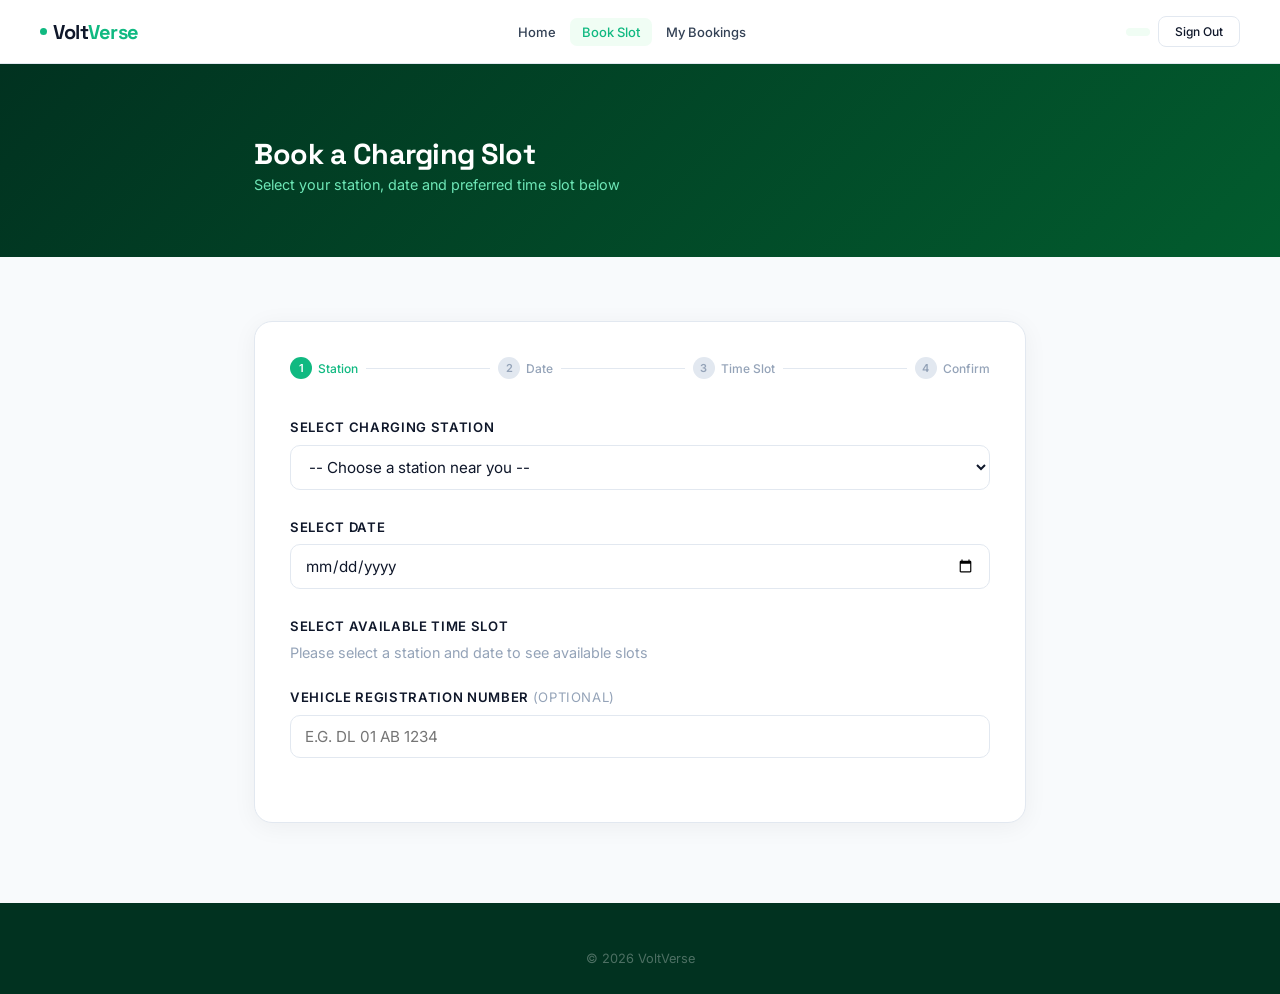
<file: frontend/booking.html>
<!DOCTYPE html>
<html lang="en">
<head>
  <meta charset="UTF-8"/>
  <meta name="viewport" content="width=device-width, initial-scale=1.0"/>
  <title>Book a Slot — VoltVerse</title>
  <link href="https://fonts.googleapis.com/css2?family=Inter:wght@400;500;600;700&family=Space+Grotesk:wght@500;600;700&display=swap" rel="stylesheet"/>
  <link rel="stylesheet" href="styles/main.css"/>
</head>
<body>
  <nav class="navbar">
    <a href="index.html" class="logo"><span class="logo-dot"></span><span class="logo-text">Volt<span class="logo-accent">Verse</span></span></a>
    <div class="nav-center">
      <a href="index.html" class="ni">Home</a>
      <a href="booking.html" class="ni on">Book Slot</a>
      <a href="dashboard.html" class="ni">My Bookings</a>
    </div>
    <div class="nav-right">
      <span id="nav-user" class="nav-user"></span>
      <button class="btn-si" onclick="logout()">Sign Out</button>
    </div>
  </nav>
 
  <div class="page-hero">
    <div class="container">
      <h2 class="page-title">Book a Charging Slot</h2>
      <p>Select your station, date and preferred time slot below</p>
    </div>
  </div>
 
  <div class="container">
    <div class="booking-form-card">
      <div class="form-steps-bar">
        <div class="form-step active" id="fstep-1"><span class="fstep-num">1</span> Station</div>
        <div class="fstep-line"></div>
        <div class="form-step" id="fstep-2"><span class="fstep-num">2</span> Date</div>
        <div class="fstep-line"></div>
        <div class="form-step" id="fstep-3"><span class="fstep-num">3</span> Time Slot</div>
        <div class="fstep-line"></div>
        <div class="form-step" id="fstep-4"><span class="fstep-num">4</span> Confirm</div>
      </div>
      <div class="form-section">
        <label class="form-label">Select Charging Station</label>
        <select id="station-select" onchange="onStationChange()">
          <option value="">— Choose a station near you —</option>
        </select>
        <div id="station-info" class="station-info" style="display:none"></div>
      </div>
      <div class="form-section">
        <label class="form-label">Select Date</label>
        <input type="date" id="date-input" onchange="loadSlots()"/>
      </div>
      <div class="form-section">
        <label class="form-label">Select Available Time Slot</label>
        <div id="slots-container"><p class="hint-text">Please select a station and date to see available slots</p></div>
      </div>
      <div class="form-section">
        <label class="form-label">Vehicle Registration Number <span style="font-weight:400;color:#94a3b8">(optional)</span></label>
        <input type="text" id="vehicle-input" placeholder="e.g. DL 01 AB 1234" style="text-transform:uppercase"/>
      </div>
      <div id="booking-summary" class="booking-summary" style="display:none">
        <h4>Booking Summary</h4>
        <div id="summary-content"></div>
        <button class="btn-primary btn-confirm" onclick="confirmBooking()">Confirm Booking →</button>
      </div>
    </div>
  </div>
 
  <footer style="margin-top:3rem">
    <div class="footer-btm" style="border:none;padding-top:0">© 2026 VoltVerse</div>
  </footer>
 
  <script src="js/api.js"></script>
  <script src="js/auth.js"></script>
  <script src="js/booking.js"></script>
  <script>
    updateNavUser();
    document.getElementById('date-input').min = new Date().toISOString().split('T')[0];
    loadStations();
  </script>
</body>
</html>
</file>
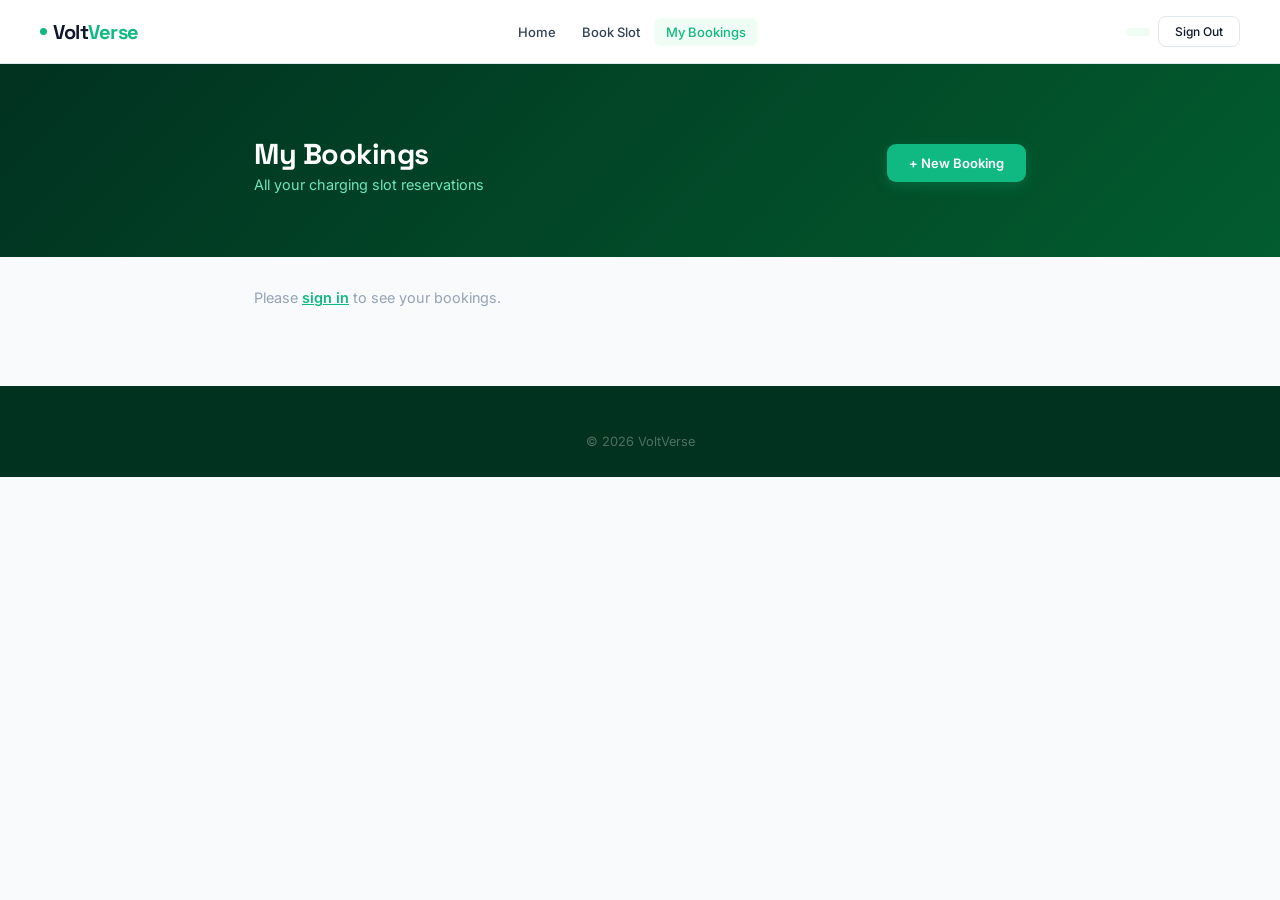
<file: frontend/dashboard.html>
<!DOCTYPE html>
<html lang="en">
<head>
  <meta charset="UTF-8"/>
  <meta name="viewport" content="width=device-width, initial-scale=1.0"/>
  <title>My Bookings — VoltVerse</title>
  <link href="https://fonts.googleapis.com/css2?family=Inter:wght@400;500;600;700&family=Space+Grotesk:wght@500;600;700&display=swap" rel="stylesheet"/>
  <link rel="stylesheet" href="styles/main.css"/>
</head>
<body>
  <nav class="navbar">
    <a href="index.html" class="logo">
      <span class="logo-dot"></span>
      <span class="logo-text">Volt<span class="logo-accent">Verse</span></span>
    </a>
    <div class="nav-center">
      <a href="index.html" class="ni">Home</a>
      <a href="booking.html" class="ni">Book Slot</a>
      <a href="dashboard.html" class="ni on">My Bookings</a>
    </div>
    <div class="nav-right">
      <span id="nav-user" class="nav-user"></span>
      <button class="btn-si" onclick="logout()">Sign Out</button>
    </div>
  </nav>
 
  <div class="page-hero">
    <div class="container">
      <div class="dashboard-header">
        <div>
          <h2 class="page-title">My Bookings</h2>
          <p>All your charging slot reservations</p>
        </div>
        <a href="booking.html" class="btn-primary" style="margin-top:0.5rem">+ New Booking</a>
      </div>
    </div>
  </div>
 
  <div class="container">
    <div id="bookings-container">
      <p class="hint-text">Loading your bookings...</p>
    </div>
  </div>
 
  <footer style="margin-top:3rem">
    <div class="footer-btm" style="border:none;padding-top:0">© 2026 VoltVerse</div>
  </footer>
 
  <script src="js/api.js"></script>
  <script src="js/auth.js"></script>
  <script>
    updateNavUser();
 
    async function loadDashboard() {
      const user = getCurrentUser();
      if (!user) {
        document.getElementById('bookings-container').innerHTML =
          '<p class="hint-text">Please <a href="index.html" style="color:#10B981;font-weight:600">sign in</a> to see your bookings.</p>';
        return;
      }
 
      const bookings = await getUserBookings(user.id);
      const container = document.getElementById('bookings-container');
 
      if (!bookings.length) {
        container.innerHTML = `
          <div class="empty-state">
            <p>No bookings yet.</p>
            <a href="booking.html" class="btn-primary">Book your first slot</a>
          </div>`;
        return;
      }
 
      container.innerHTML = bookings.map((b, i) => `
        <div class="booking-card ${b.status}" style="animation-delay:${i * 60}ms">
          <div class="booking-card-header">
            <div>
              <h3>${b.station_name}</h3>
              <p class="booking-location">&#128205; ${b.location}</p>
            </div>
            <span class="status-badge status-${b.status}">${b.status.toUpperCase()}</span>
          </div>
          <div class="booking-details">
            <span>&#128197; ${b.date}</span>
            <span>&#128336; ${b.time}</span>
            <span>&#9200; ${b.duration_mins} mins</span>
            <span>&#8377; ${b.total_price}</span>
            ${b.vehicle_number ? `<span>&#128663; ${b.vehicle_number}</span>` : ''}
          </div>
          ${b.status === 'confirmed'
            ? `<button class="btn-cancel" onclick="cancelMyBooking(${b.id}, this)">Cancel Booking</button>`
            : ''}
        </div>
      `).join('');
    }
 
    async function cancelMyBooking(id, btn) {
      if (!confirm('Are you sure you want to cancel this booking?')) return;
      btn.textContent = 'Cancelling...';
      btn.disabled = true;
      const res = await cancelBooking(id);
      if (res.message) {
        alert('Booking cancelled successfully.');
        loadDashboard();
      } else {
        btn.textContent = 'Cancel Booking';
        btn.disabled = false;
      }
    }
 
    loadDashboard();
  </script>
</body>
</html>
</file>
<file: frontend/styles/main.css>
@import url('https://fonts.googleapis.com/css2?family=Inter:wght@300;400;500;600;700&family=Space+Grotesk:wght@500;600;700&display=swap');
 
*{margin:0;padding:0;box-sizing:border-box}
:root{
  --green:#10B981;--green-dark:#059669;--green-light:#f0fdf4;
  --dark-green:#013220;--dark:#0f172a;
  --text:#334155;--muted:#94a3b8;--border:#e2e8f0;--bg:#f8fafc;
}
html{scroll-behavior:smooth}
body{font-family:'Inter',sans-serif;background:var(--bg);color:var(--text);min-height:100vh}
 
/* NAVBAR */
.navbar{display:flex;justify-content:space-between;align-items:center;padding:1rem 2.5rem;background:rgba(255,255,255,0.95);backdrop-filter:blur(12px);border-bottom:1px solid var(--border);position:sticky;top:0;z-index:100}
.logo{display:flex;align-items:center;gap:6px;text-decoration:none}
.logo-dot{width:7px;height:7px;border-radius:50%;background:var(--green);flex-shrink:0}
.logo-text{font-family:'Space Grotesk',sans-serif;font-size:1.25rem;font-weight:700;color:var(--dark);letter-spacing:-0.5px}
.logo-accent{color:var(--green)}
.nav-center{display:flex;gap:2px}
.ni{font-size:13px;color:var(--text);padding:6px 12px;border-radius:7px;cursor:pointer;font-weight:500;text-decoration:none;transition:all 0.18s}
.ni:hover,.ni.on{color:var(--green);background:var(--green-light)}
.nav-right{display:flex;gap:8px;align-items:center}
.nav-user{font-size:12px;color:var(--green);font-weight:600;background:var(--green-light);padding:4px 12px;border-radius:20px}
.btn-si{padding:7px 16px;border-radius:8px;border:1.5px solid var(--border);cursor:pointer;font-size:12px;font-weight:500;background:white;color:var(--dark);font-family:'Inter',sans-serif;transition:all 0.2s}
.btn-si:hover{border-color:var(--green);color:var(--green)}
.btn-su{padding:7px 18px;border-radius:8px;border:none;cursor:pointer;font-size:12px;font-weight:600;background:var(--green);color:white;font-family:'Inter',sans-serif;transition:all 0.2s}
.btn-su:hover{background:var(--green-dark)}
 
/* HERO */
.hero{display:grid;grid-template-columns:1fr 1fr;min-height:440px;overflow:hidden}
.hero-left{background:white;padding:4rem 3rem;display:flex;flex-direction:column;justify-content:center;position:relative;z-index:1}
.hero-left::after{content:'';position:absolute;right:0;top:0;bottom:0;width:60px;background:linear-gradient(90deg,white,transparent);z-index:2}
.hero-badge{display:inline-flex;align-items:center;gap:7px;background:var(--green-light);border:1px solid #bbf7d0;color:#059669;font-size:11px;font-weight:600;padding:5px 14px;border-radius:20px;margin-bottom:1.4rem;width:fit-content}
.bp{width:6px;height:6px;border-radius:50%;background:var(--green);animation:bp 2s infinite}
@keyframes bp{0%,100%{opacity:1}50%{opacity:0.3}}
.hero h1{font-family:'Space Grotesk',sans-serif;font-size:2.5rem;font-weight:700;color:var(--dark);line-height:1.1;letter-spacing:-1.5px;margin-bottom:1rem}
.green{color:var(--green)}
.hero-sub{font-size:0.9rem;color:var(--muted);line-height:1.7;margin-bottom:2rem;max-width:320px}
.hero-btns{display:flex;gap:10px;margin-bottom:2.5rem;flex-wrap:wrap}
.btn-primary{display:inline-block;padding:11px 22px;background:var(--green);color:white;border:none;border-radius:9px;font-size:13px;font-weight:600;cursor:pointer;font-family:'Inter',sans-serif;box-shadow:0 4px 14px rgba(16,185,129,0.25);text-decoration:none;transition:all 0.2s}
.btn-primary:hover{background:var(--green-dark);transform:translateY(-1px)}
.btn-outline-hero{display:inline-block;padding:11px 22px;background:white;color:var(--dark);border:1.5px solid var(--border);border-radius:9px;font-size:13px;font-weight:500;cursor:pointer;font-family:'Inter',sans-serif;text-decoration:none;transition:all 0.2s}
.btn-outline-hero:hover{border-color:var(--green);color:var(--green)}
.stats-row{display:flex;gap:0}
.stat{padding-right:1.5rem;margin-right:1.5rem}
.stat:not(:last-child){border-right:1px solid var(--border)}
.stat:last-child{padding-right:0;margin-right:0}
.stat-num{font-family:'Space Grotesk',sans-serif;font-size:1.5rem;font-weight:700;color:var(--dark)}
.stat-num .g{color:var(--green)}
.stat-label{font-size:10px;color:var(--muted);margin-top:2px}
.hero-right{position:relative;overflow:hidden}
.hero-img{width:100%;height:100%;object-fit:cover;object-position:center;display:block}
.hero-overlay{position:absolute;inset:0;background:linear-gradient(90deg,white 0%,transparent 30%)}
 
/* STRIP */
.strip{background:var(--dark-green);padding:1rem 2rem;display:flex;justify-content:center;gap:3rem;flex-wrap:wrap}
.strip-item{display:flex;align-items:center;gap:8px;font-size:12px;color:#6ee7b7}
.strip-item svg{width:15px;height:15px;stroke:var(--green);fill:none;stroke-width:2;stroke-linecap:round;stroke-linejoin:round;flex-shrink:0}
.strip-item span{color:white;font-weight:600}
 
/* FEATURES */
.features{padding:4rem 2rem;max-width:960px;margin:0 auto}
.sec-label{font-size:10px;font-weight:700;letter-spacing:0.1em;text-transform:uppercase;color:var(--green);text-align:center;margin-bottom:0.5rem}
.sec-title{font-family:'Space Grotesk',sans-serif;font-size:1.6rem;font-weight:700;color:var(--dark);text-align:center;margin-bottom:2rem;letter-spacing:-0.5px}
.feat-grid{display:grid;grid-template-columns:repeat(auto-fit,minmax(260px,1fr));gap:1rem}
.feat-card{background:white;border-radius:14px;padding:1.4rem;border:1px solid var(--border);transition:all 0.25s;position:relative;overflow:hidden;opacity:0;transform:translateY(16px)}
.feat-card.visible{opacity:1;transform:translateY(0);transition:opacity 0.4s ease,transform 0.4s ease}
.feat-card::after{content:'';position:absolute;top:0;left:0;right:0;height:2px;background:var(--green);transform:scaleX(0);transition:transform 0.25s;transform-origin:left}
.feat-card:hover{transform:translateY(-4px);box-shadow:0 10px 24px rgba(16,185,129,0.1);border-color:#bbf7d0}
.feat-card:hover::after{transform:scaleX(1)}
.feat-icon{width:40px;height:40px;border-radius:10px;background:var(--green-light);display:flex;align-items:center;justify-content:center;margin-bottom:0.9rem}
.feat-icon svg{width:19px;height:19px;stroke:var(--green);fill:none;stroke-width:2;stroke-linecap:round;stroke-linejoin:round}
.feat-card h3{font-family:'Space Grotesk',sans-serif;font-size:0.95rem;font-weight:600;color:var(--dark);margin-bottom:4px}
.feat-card p{font-size:0.82rem;color:var(--muted);line-height:1.6}
 
/* HOW IT WORKS */
.how{background:white;padding:4rem 2rem;text-align:center;border-top:1px solid var(--border)}
.how-h2{font-family:'Space Grotesk',sans-serif;font-size:1.6rem;font-weight:700;color:var(--dark);margin-bottom:2.5rem;letter-spacing:-0.5px}
.steps{display:flex;align-items:flex-start;justify-content:center;max-width:760px;margin:0 auto 2.5rem;flex-wrap:wrap;gap:0}
.step{flex:1;min-width:130px;text-align:center;padding:0 0.75rem}
.step-arr{color:var(--border);font-size:1.2rem;margin-top:14px;flex-shrink:0}
.step-n{width:44px;height:44px;border-radius:50%;background:var(--green-light);border:1.5px solid #bbf7d0;color:var(--green);font-family:'Space Grotesk',sans-serif;font-size:1rem;font-weight:700;display:flex;align-items:center;justify-content:center;margin:0 auto 0.7rem}
.step h4{color:var(--dark);font-size:0.88rem;margin-bottom:3px;font-family:'Space Grotesk',sans-serif}
.step p{color:var(--muted);font-size:0.78rem;line-height:1.5}
.btn-how{padding:11px 26px;background:white;color:var(--green);border:1.5px solid var(--green);border-radius:9px;font-size:13px;font-weight:600;cursor:pointer;font-family:'Inter',sans-serif;text-decoration:none;display:inline-block;transition:all 0.2s}
.btn-how:hover{background:var(--green-light)}
 
/* PAGE HERO (booking/dashboard) */
.page-hero{background:linear-gradient(135deg,var(--dark-green),#025c2e);padding:2.5rem 0 2rem}
.page-hero .container .page-title{color:white;font-family:'Space Grotesk',sans-serif;font-size:1.8rem;letter-spacing:-0.5px;margin-bottom:4px}
.page-hero .container p{color:#6ee7b7;font-size:0.9rem;margin-top:4px}
 
/* CONTAINER */
.container{max-width:820px;margin:0 auto;padding:2rem 1.5rem}
.page-title{font-family:'Space Grotesk',sans-serif;font-size:1.8rem;color:var(--dark);letter-spacing:-0.5px}
.dashboard-header{display:flex;justify-content:space-between;align-items:flex-start}
 
/* BOOKING FORM */
.booking-form-card{background:white;border-radius:18px;padding:2.2rem;border:1px solid var(--border);box-shadow:0 4px 24px rgba(0,0,0,0.05);margin-top:2rem}
.form-steps-bar{display:flex;align-items:center;margin-bottom:2.5rem}
.form-step{display:flex;align-items:center;gap:6px;font-size:12px;font-weight:500;color:var(--muted);flex-shrink:0}
.form-step.active{color:var(--green)}
.fstep-num{width:22px;height:22px;border-radius:50%;background:var(--border);color:var(--muted);font-size:11px;font-weight:600;display:flex;align-items:center;justify-content:center}
.form-step.active .fstep-num{background:var(--green);color:white}
.fstep-line{flex:1;height:1px;background:var(--border);margin:0 8px}
.form-section{margin-bottom:1.8rem}
.form-label{display:block;font-size:0.82rem;font-weight:600;color:var(--dark);margin-bottom:0.6rem;text-transform:uppercase;letter-spacing:0.05em}
select,input[type="date"],input[type="text"],input[type="email"],input[type="password"]{width:100%;padding:11px 14px;border:1.5px solid var(--border);border-radius:10px;font-size:0.95rem;color:var(--dark);background:white;outline:none;transition:border-color 0.2s,box-shadow 0.2s;font-family:'Inter',sans-serif}
select:focus,input:focus{border-color:var(--green);box-shadow:0 0 0 3px rgba(16,185,129,0.1)}
.station-info{margin-top:10px;padding:10px 14px;background:var(--green-light);border-radius:8px;font-size:0.84rem;color:#065f46;border:1px solid #bbf7d0}
 
/* SLOTS */
.slots-grid{display:grid;grid-template-columns:repeat(auto-fill,minmax(88px,1fr));gap:10px;margin-top:10px}
.slot-btn{padding:11px 8px;border-radius:10px;border:1.5px solid var(--green);font-size:0.88rem;background:white;color:var(--green);cursor:pointer;text-align:center;font-weight:600;transition:all 0.2s;font-family:'Inter',sans-serif}
.slot-btn:hover{background:var(--green-light);transform:scale(1.04)}
.slot-btn.selected{background:var(--green);color:white}
.slot-btn.booked{border-color:var(--border);color:#cbd5e1;cursor:not-allowed;background:#f8fafc;text-decoration:line-through}
 
/* BOOKING SUMMARY */
.booking-summary{background:var(--green-light);border:1px solid #bbf7d0;border-radius:12px;padding:1.4rem;margin-top:1rem}
.booking-summary h4{margin-bottom:0.75rem;color:#065f46;font-family:'Space Grotesk',sans-serif}
.summary-row{display:flex;justify-content:space-between;font-size:0.9rem;padding:5px 0;border-bottom:1px solid #d1fae5}
.summary-row:last-of-type{border-bottom:none}
.summary-row span:first-child{color:var(--text)}
.summary-row span:last-child{font-weight:600;color:var(--dark)}
.btn-confirm{width:100%;margin-top:1rem;padding:13px;font-size:1rem}
 
/* DASHBOARD */
.empty-state{text-align:center;padding:3rem;color:var(--muted)}
.empty-state p{margin-bottom:1rem}
.booking-card{background:white;border-radius:14px;padding:1.4rem 1.6rem;border:1px solid var(--border);margin-bottom:14px;transition:all 0.2s}
.booking-card:hover{box-shadow:0 4px 16px rgba(16,185,129,0.08);border-color:#bbf7d0}
.booking-card.cancelled{opacity:0.55}
.booking-card-header{display:flex;justify-content:space-between;align-items:flex-start;margin-bottom:10px}
.booking-card h3{font-family:'Space Grotesk',sans-serif;font-size:1.05rem;color:var(--dark)}
.booking-location{font-size:0.82rem;color:var(--muted);margin-top:2px}
.booking-details{display:flex;flex-wrap:wrap;gap:12px;font-size:0.85rem;color:var(--text);margin-bottom:10px}
.status-badge{padding:4px 12px;border-radius:20px;font-size:11px;font-weight:700}
.status-confirmed{background:#dcfce7;color:#166534}
.status-cancelled{background:#fee2e2;color:#991b1b}
.status-completed{background:#d1fae5;color:#065f46}
.btn-cancel{padding:7px 16px;border-radius:8px;border:1px solid #fecaca;background:#fff5f5;color:#dc2626;cursor:pointer;font-size:0.85rem;font-family:'Inter',sans-serif;transition:all 0.2s}
.btn-cancel:hover{background:#fee2e2}
 
/* MODAL */
.modal{display:none;position:fixed;inset:0;background:rgba(1,50,32,0.6);z-index:1000;align-items:center;justify-content:center;backdrop-filter:blur(4px)}
.modal.show{display:flex}
.modal-box{background:white;padding:2rem;border-radius:18px;width:380px;position:relative;animation:modalIn 0.3s cubic-bezier(0.34,1.56,0.64,1) both}
.m-logo{font-family:'Space Grotesk',sans-serif;font-size:1.1rem;font-weight:700;text-align:center;margin-bottom:1.2rem}
.m-logo .volt{color:var(--dark)}.m-logo .verse{color:var(--green)}
.m-tabs{display:flex;gap:4px;margin-bottom:1.2rem;background:#f8fafc;border-radius:9px;padding:3px}
.m-tab{flex:1;padding:9px;border-radius:6px;border:none;cursor:pointer;background:transparent;color:var(--muted);font-weight:500;font-family:'Inter',sans-serif;font-size:13px;transition:all 0.2s}
.m-tab.on{background:white;color:var(--green);font-weight:600;box-shadow:0 1px 4px rgba(0,0,0,0.08)}
.m-input{width:100%;padding:10px 13px;border:1.5px solid var(--border);border-radius:9px;font-size:13px;font-family:'Inter',sans-serif;color:var(--dark);outline:none;background:#fafafa;margin-bottom:10px;transition:border-color 0.2s}
.m-input:focus{border-color:var(--green);background:white}
.btn-submit{width:100%;padding:12px;background:var(--green);color:white;border:none;border-radius:10px;cursor:pointer;font-size:1rem;font-weight:600;font-family:'Inter',sans-serif;transition:all 0.2s;margin-top:2px}
.btn-submit:hover{background:var(--green-dark)}
.m-switch{text-align:center;margin-top:0.85rem;font-size:12px;color:var(--muted)}
.m-switch a{color:var(--green);font-weight:600;cursor:pointer}
.modal-close{position:absolute;top:14px;right:16px;background:none;border:none;font-size:1.2rem;cursor:pointer;color:var(--muted)}
 
/* FOOTER */
footer{background:var(--dark-green);padding:3rem 2.5rem 1.75rem;margin-top:4rem}
.footer-grid{display:grid;grid-template-columns:2fr 1fr 1fr;gap:2.5rem;max-width:960px;margin:0 auto 2rem}
.footer-brand p{font-size:0.83rem;color:#4ade80;opacity:0.65;line-height:1.7;max-width:220px;margin-top:0.6rem}
.f-logo{font-family:'Space Grotesk',sans-serif;font-size:1.1rem;font-weight:700;display:flex;align-items:center;gap:5px}
.fvolt{color:#e2e8f0}.fverse{color:#10B981}
.f-col h4{color:white;font-size:0.88rem;font-weight:600;margin-bottom:0.85rem;font-family:'Space Grotesk',sans-serif}
.f-col a{display:block;font-size:0.82rem;color:#4ade80;opacity:0.6;text-decoration:none;margin-bottom:5px;transition:opacity 0.2s}
.f-col a:hover{opacity:1}
.footer-btm{border-top:1px solid rgba(255,255,255,0.07);padding-top:1.25rem;text-align:center;font-size:0.8rem;color:rgba(255,255,255,0.3);max-width:960px;margin:0 auto}
 
/* UTILITIES */
.hint-text{color:var(--muted);font-size:0.9rem}
.error-msg{color:#dc2626;font-size:0.85rem;margin-top:8px;min-height:18px}
 
/* ANIMATIONS */
@keyframes fadeInUp{from{opacity:0;transform:translateY(22px)}to{opacity:1;transform:translateY(0)}}
@keyframes modalIn{from{opacity:0;transform:scale(0.92) translateY(20px)}to{opacity:1;transform:scale(1) translateY(0)}}
 
@media(max-width:768px){
  .hero{grid-template-columns:1fr}
  .hero-right{height:240px}
  .hero-left{padding:2.5rem 1.5rem}
  .hero h1{font-size:2rem}
  .navbar{padding:1rem 1.2rem}
  .nav-center{display:none}
  .footer-grid{grid-template-columns:1fr;gap:2rem}
  .strip{gap:1.5rem}
  .steps{gap:1rem}
  .step-arr{display:none}
  .modal-box{width:93vw;padding:1.5rem}
}
</file>
